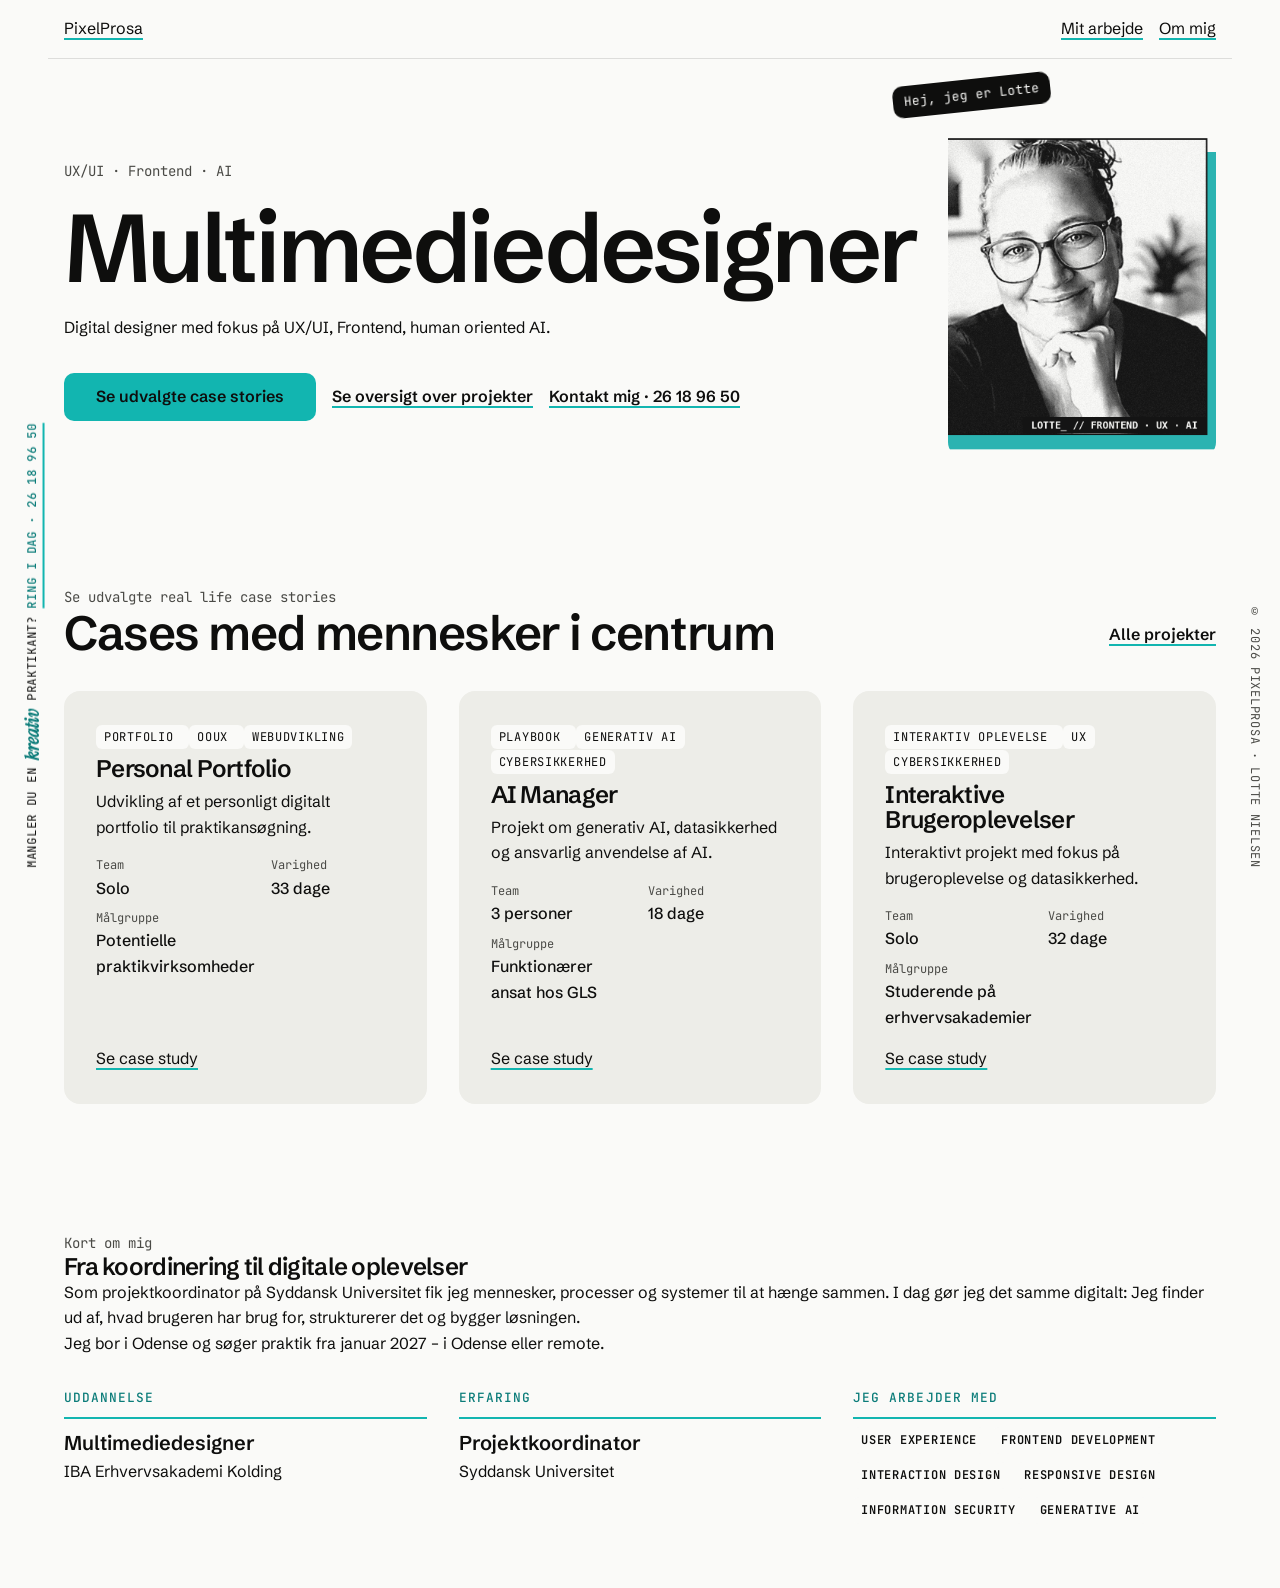
<file: index.html>
<!DOCTYPE html>
<html lang="da">

<head>
  <meta charset="UTF-8">
  <meta name="viewport" content="width=device-width, initial-scale=1.0">
  <title>PixelProsa Portfolio</title>

  <!--preconnect gør at font loader hurtigere ved at åbne forbindelsen til google tidligt-->
  <link rel="preconnect" href="https://fonts.googleapis.com">
  <link rel="preconnect" href="https://fonts.gstatic.com" crossorigin>
  <link href="https://fonts.googleapis.com/css2?family=Schibsted+Grotesk:wght@400;500;600;700&family=Instrument+Serif:ital@1&family=JetBrains+Mono:wght@400;500&display=swap" rel="stylesheet">
   <!-- display=swap i linket ovenover viser tekst med det samme i en standardfont-->
    <!--skifter, når font er klar. Så står siden ikke tom.-->

  <link rel="stylesheet" href="css/style.css">
</head>

<body class="home">
  <header class="site-header">
  <a class="site-brand" href="index.html">PixelProsa</a>
  <nav aria-label="Hovednavigation">
    <a href="projects.html">Mit arbejde</a>
    <a href="#om-mig">Om mig</a>
  </nav>
</header>
  <main id="home"></main>

  <script type="module" src="script.js"></script>
  <script type="module" src="js/global.js"></script>


  <footer class="site-footer">
    <p class="site-footer__cta">Mangler du en <span class="word-rotator">kreativ</span> praktikant?
      <a href="tel:+4526189650">Ring i dag · 26 18 96 50</a>
    </p>
  <p class="site-footer__copy">© 2026 PixelProsa · Lotte Nielsen</p>
</footer>

</body>

</html>
</file>
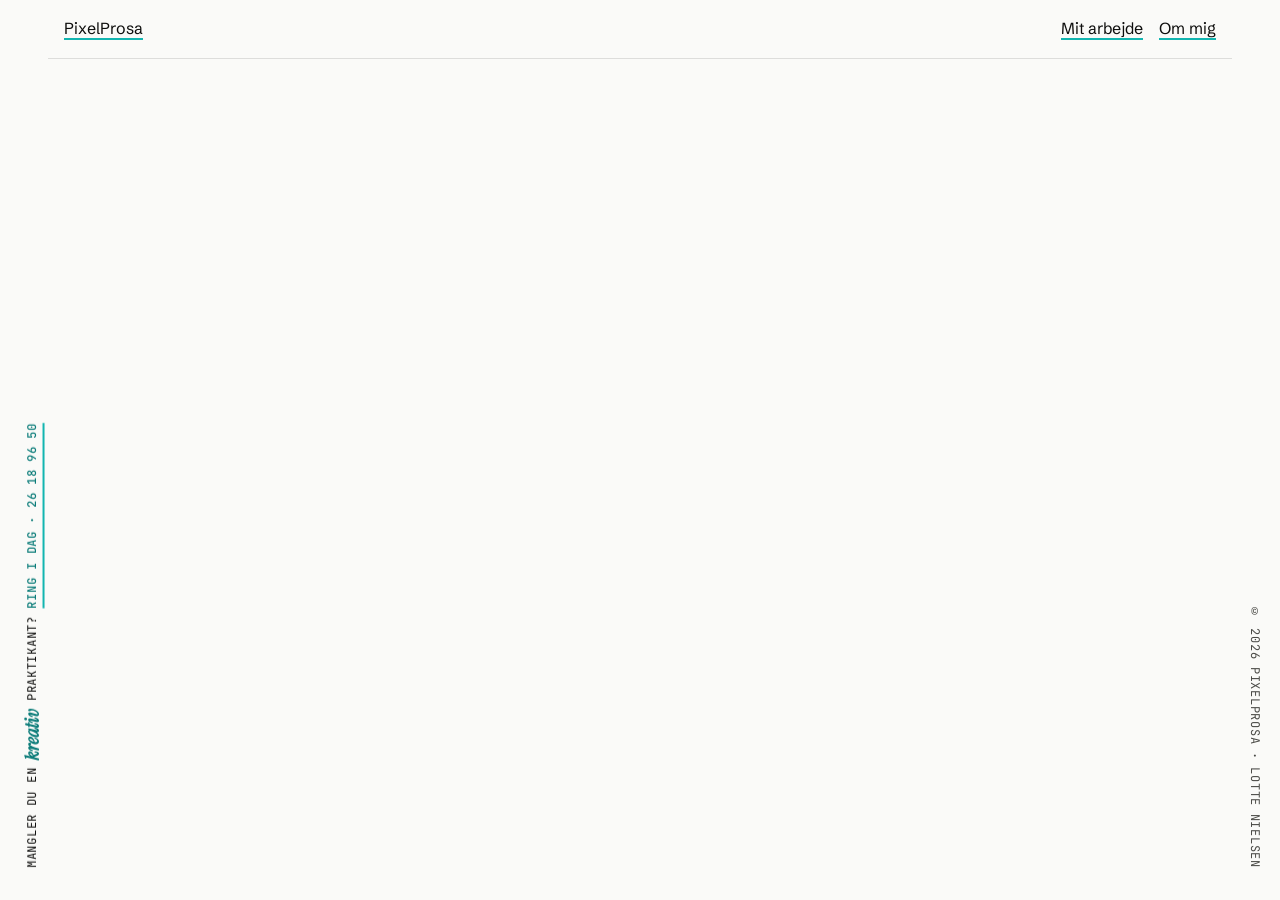
<file: case.html>
<!DOCTYPE html>
<html lang="da">
<head>
  <meta charset="UTF-8">
  <meta name="viewport" content="width=device-width, initial-scale=1.0">
  <title>PixelProsa Portfolio</title>

  <link rel="preconnect" href="https://fonts.googleapis.com">
  <link rel="preconnect" href="https://fonts.gstatic.com" crossorigin>
  <link href="https://fonts.googleapis.com/css2?family=Schibsted+Grotesk:wght@400;500;600;700&family=Instrument+Serif:ital@1&family=JetBrains+Mono:wght@400;500&display=swap" rel="stylesheet">

  <link rel="stylesheet" href="css/style.css">
  <script type="module" src="case.js"></script>
</head>

<body>
  <header class="site-header">
    <a class="site-brand" href="index.html">PixelProsa</a>
    <nav aria-label="Hovednavigation">
      <a href="projects.html" aria-current="page">Mit arbejde</a>
      <a href="index.html#om-mig">Om mig</a>
    </nav>
  </header>

  <main id="case" class="container"></main>

  <script type="module" src="js/global.js"></script>

  <footer class="site-footer">
    <p class="site-footer__cta">Mangler du en <span class="word-rotator">kreativ</span> praktikant?
      <a href="tel:+4526189650">Ring i dag · 26 18 96 50</a>
    </p>
  <p class="site-footer__copy">© 2026 PixelProsa · Lotte Nielsen</p>
</footer>


</body>
</html>
</file>
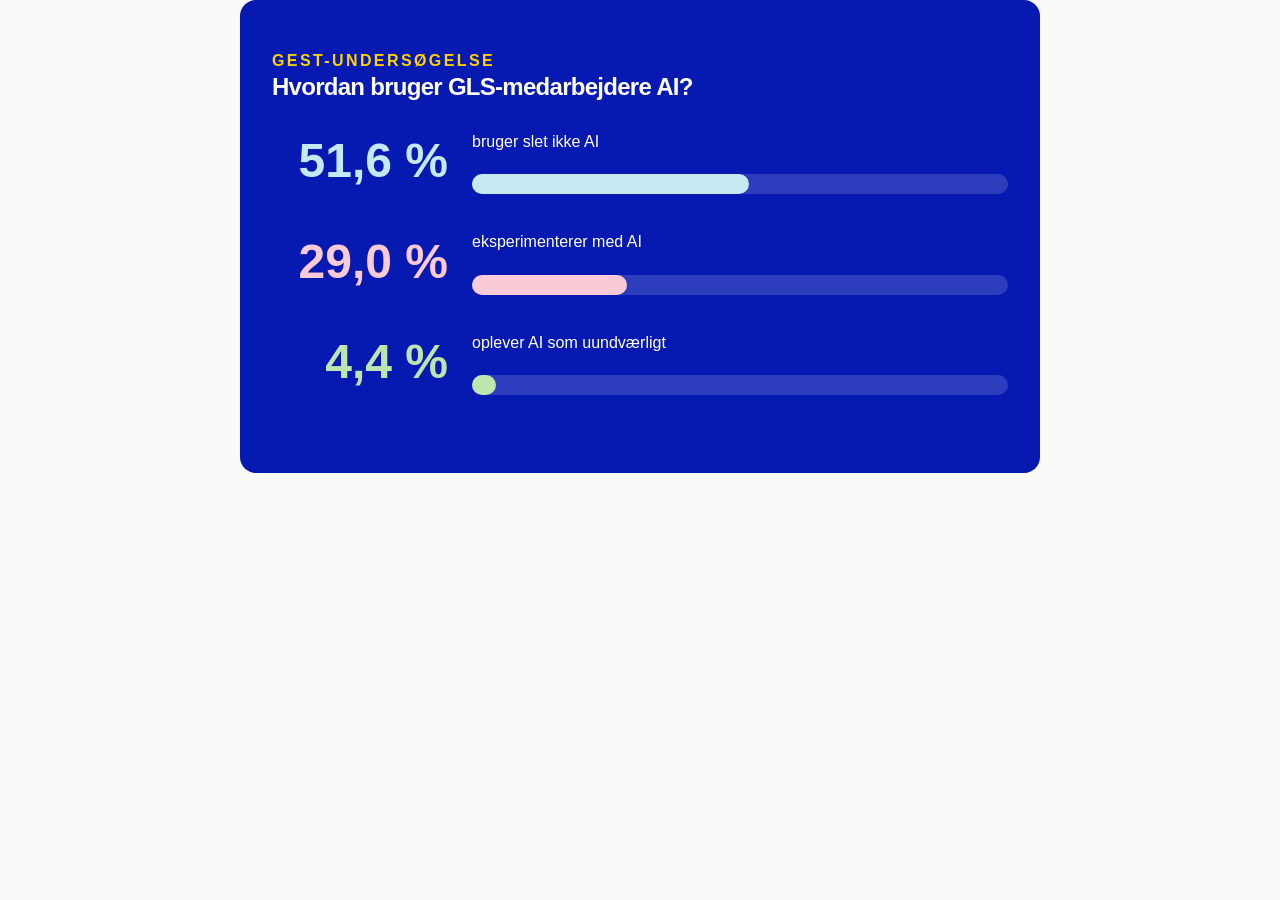
<file: gest.html>
<head>
    <link rel="stylesheet" href="css/style.css">
    </head>

    <body>
        <section class="gest" aria-labelledby="gest-title">
            <p class="gest__kicker">GEST-undersøgelse</p>
            <h2 class="gest__title" id="gest-title">Hvordan bruger GLS-medarbejdere AI?</h2>

            <ul class="gest__list">
                 <li class="gest__item gest__item--blue">
                    <span class="gest__value">51,6 %</span>
                    <span class="gest__label">bruger slet ikke AI</span>
                    <span class="gest__bar" style="--value: 51.6"></span>
                </li>
                <li class="gest__item gest__item--pink"> 
                    <span class="gest__value">29,0 %</span>
                    <span class="gest__label">eksperimenterer med AI</span>
                    <span class="gest__bar" style="--value: 29.0"></span>
                </li>
                <li class="gest__item gest__item--green">
                    <span class="gest__value"> 4,4 %</span>
                    <span class="gest__label">oplever AI som uundværligt</span>
                    <span class="gest__bar" style="--value: 4.4"></span>
                </li>
            </ul>
        </section>
    </body>
</file>
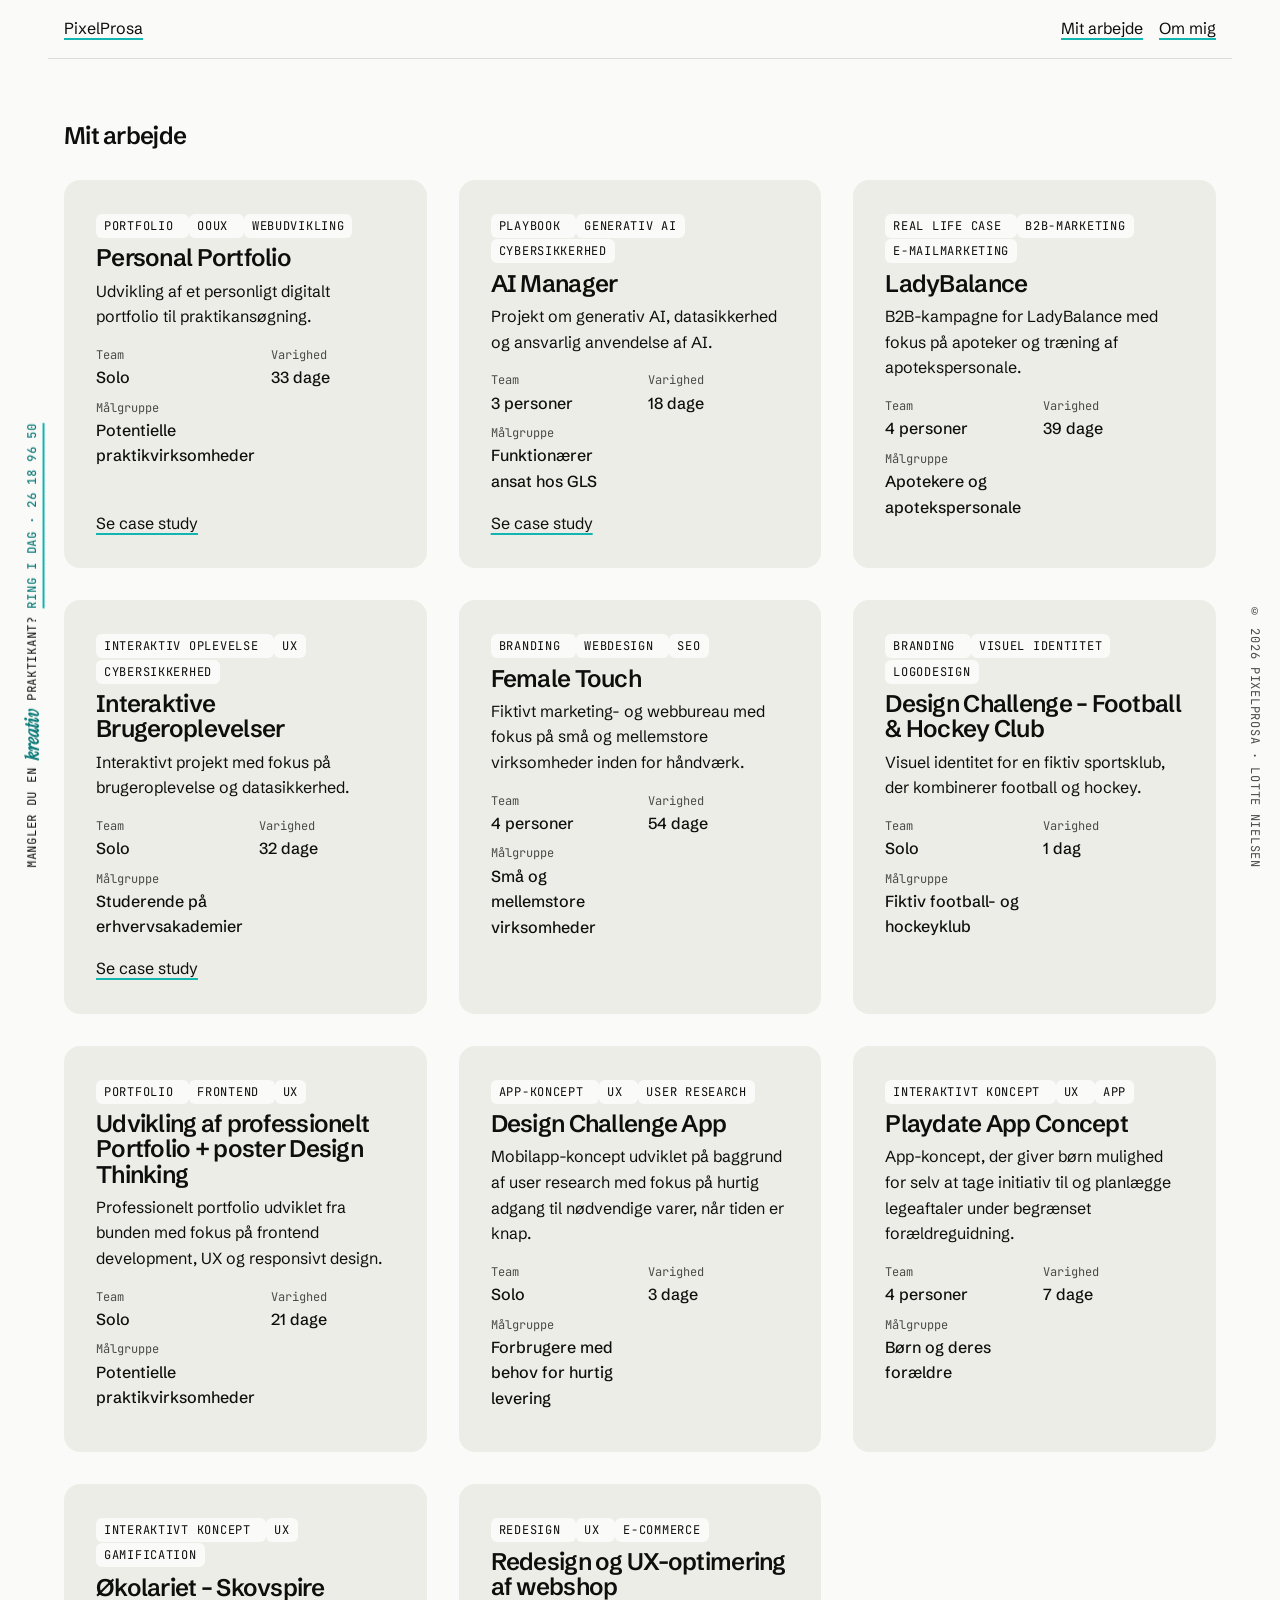
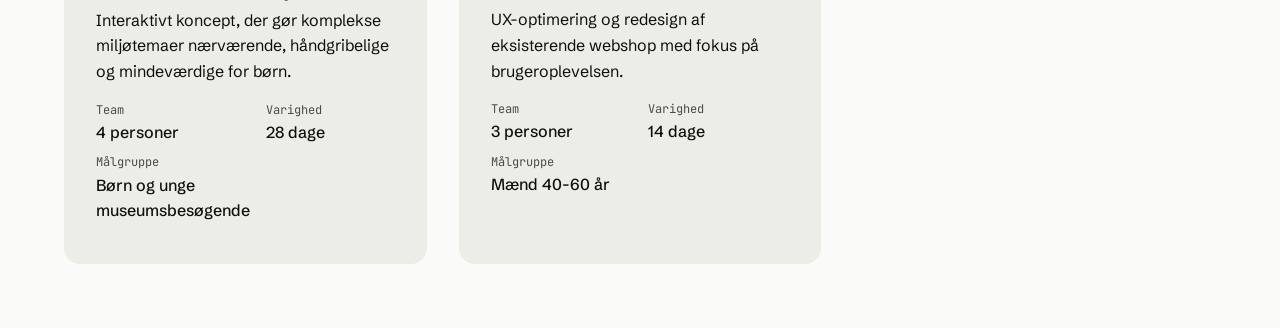
<file: projects.html>
<!DOCTYPE html>
<html lang="da">
<head>
  <meta charset="UTF-8">
  <meta name="viewport" content="width=device-width, initial-scale=1.0">
  <title>PixelProsa Portfolio</title>

  <link rel="preconnect" href="https://fonts.googleapis.com">
  <link rel="preconnect" href="https://fonts.gstatic.com" crossorigin>
  <link href="https://fonts.googleapis.com/css2?family=Schibsted+Grotesk:wght@400;500;600;700&family=Instrument+Serif:ital@1&family=JetBrains+Mono:wght@400;500&display=swap" rel="stylesheet">

  <link rel="stylesheet" href="css/style.css">
  <script type="module" src="script.js"></script>
</head>

<body>
  <header class="site-header">
    <a class="site-brand" href="index.html">PixelProsa</a>
    <nav aria-label="Hovednavigation">
      <a href="projects.html" aria-current="page">Mit arbejde</a>
      <a href="index.html#om-mig">Om mig</a>
    </nav>
  </header>

  <main id="portfolio" class="container"></main>
<script type="module" src="js/global.js"></script>

  <footer class="site-footer">
    <p class="site-footer__cta">Mangler du en <span class="word-rotator">kreativ</span> praktikant?
      <a href="tel:+4526189650">Ring i dag · 26 18 96 50</a>
    </p>
  <p class="site-footer__copy">© 2026 PixelProsa · Lotte Nielsen</p>
</footer>



</body>
</html>
</file>
<file: css/style.css>
:root {
  --color-bg: #fafaf8;
  --color-on-bg: #0e0e0d;
  --color-on-bg-muted: #4a4a46;
  --color-on-bg-accent: #0b7c79;
  --color-surface: #edede8;
  --color-on-surface: #0e0e0d;
  --color-accent: #12b5b0;
  --color-on-accent: #0e0e0d;
  --color-tone-1: #0b7c79;
  --color-tone-2: #c8412f;
  --color-tone-3: #d4145f;
  --color-border: rgba(14, 14, 13, 0.12);
  --font-body: "Schibsted Grotesk", sans-serif;
  --font-accent: "Instrument Serif", serif;
  --font-mono: "JetBrains Mono", monospace;
  --space-xs: 0.5rem;
  --space-sm: 1rem;
  --space-md: 2rem;
  --space-lg: 4rem;
  --space-xl: 6rem;
  --radius-sm: 6px;
  --radius-md: 10px;
  --radius-lg: 16px;
}

[data-theme=dark] {
  --color-bg: #0e0e0d;
  --color-on-bg: #f5f3ef;
  --color-on-bg-muted: #a8a8a0;
  --color-on-bg-accent: #3fd9d3;
  --color-surface: #1a1a18;
  --color-on-surface: #f5f3ef;
  --color-border: rgba(245, 243, 239, 0.12);
  --color-tone-1: #3fd9d3;
  --color-tone-2: #ff8a7e;
  --color-tone-3: #ff6fa8;
}

*,
*::before,
*::after {
  box-sizing: border-box;
  margin: 0;
}

img {
  display: block;
  max-width: 100%;
}

body {
  font-family: var(--font-body);
  font-size: 1rem;
  line-height: 1.6;
  color: var(--color-on-bg);
  background: var(--color-bg);
}

h1,
h2,
h3 {
  font-weight: 600;
  line-height: 1.05;
  letter-spacing: -0.03em;
}

a {
  color: inherit;
  text-decoration-color: var(--color-accent);
  text-decoration-thickness: 2px;
  text-underline-offset: 4px;
}

:focus-visible {
  outline: 3px solid var(--color-accent);
  outline-offset: 3px;
}

.site-header {
  display: flex;
  justify-content: space-between;
  align-items: center;
  padding: var(--space-sm);
  border-bottom: 1px solid var(--color-border);
}
.site-header nav {
  display: flex;
  gap: var(--space-sm);
}

.home-page {
  max-width: 1200px;
  margin-inline: auto;
  padding-inline: var(--space-sm);
}

.container {
  max-width: 1200px;
  margin-inline: auto;
  padding: var(--space-lg) var(--space-sm);
}

.home-hero {
  display: grid;
  gap: var(--space-md);
  padding-block: var(--space-lg);
}
@media (min-width: 768px) {
  .home-hero {
    grid-template-columns: 2fr 1fr;
    align-items: center;
  }
}

.home-hero__figure img {
  aspect-ratio: 4/5;
  -o-object-fit: cover;
     object-fit: cover;
  border-radius: var(--radius-lg);
}

.site-footer {
  display: flex;
  flex-direction: column;
  gap: var(--space-xs);
  padding: var(--space-md) var(--space-sm);
  border-top: 1px solid var(--color-border);
  font-family: var(--font-mono);
  font-size: 0.75rem;
  text-transform: uppercase;
  letter-spacing: 0.06em;
}
@media (min-width: 1100px) {
  .site-footer {
    padding: 0;
    border-top: none;
  }
}

@media (min-width: 1100px) {
  .site-footer__cta,
  .site-footer__copy {
    position: fixed;
    bottom: var(--space-md);
    writing-mode: vertical-rl;
    transform: rotate(180deg);
  }
}

.site-footer__cta a {
  color: var(--color-on-bg-accent);
  font-weight: 500;
}
@media (min-width: 1100px) {
  .site-footer__cta {
    left: var(--space-sm);
  }
}
.site-footer__cta .word-rotator {
  color: var(--color-on-bg-accent);
  font-weight: 600;
}

.site-footer__copy {
  color: var(--color-on-bg-muted);
}
@media (min-width: 1100px) {
  .site-footer__copy {
    right: var(--space-sm);
    transform: none;
  }
}

@media (min-width: 1100px) {
  body {
    padding-inline: 3rem;
  }
}

.word-rotator {
  font-family: var(--font-accent);
  font-style: italic;
  font-size: 1.25rem;
  text-transform: none;
  letter-spacing: 0;
  color: var(--color-on-bg-accent);
}
.word-rotator[data-tone="1"] {
  color: var(--color-tone-1);
}
.word-rotator[data-tone="2"] {
  color: var(--color-tone-2);
}
.word-rotator[data-tone="3"] {
  color: var(--color-tone-3);
}

.home-eyebrow {
  font-family: var(--font-mono);
  font-size: 0.875rem;
  color: var(--color-on-bg-muted);
}

.home-hero__copy {
  display: flex;
  flex-direction: column;
  gap: var(--space-sm);
}
.home-hero__copy h1 {
  font-size: clamp(3rem, 8vw, 6rem);
  letter-spacing: -0.04em;
}

.home-hero__actions {
  display: flex;
  flex-wrap: wrap;
  gap: var(--space-sm);
  margin-top: var(--space-sm);
}

.button-link {
  display: inline-flex;
  align-items: center;
  min-height: 48px;
  padding-inline: var(--space-md);
  border-radius: var(--radius-md);
  background: var(--color-accent);
  color: var(--color-on-accent);
  font-weight: 600;
  text-decoration: none;
}

.text-link {
  display: inline-flex;
  align-items: center;
  min-height: 48px;
  font-weight: 600;
}

.home-section {
  padding-block: var(--space-lg);
}

.home-section__heading {
  display: flex;
  flex-wrap: wrap;
  justify-content: space-between;
  align-items: flex-end;
  gap: var(--space-sm);
  margin-bottom: var(--space-md);
}
.home-section__heading h2 {
  font-size: clamp(2rem, 4vw, 3rem);
}

.home-skills {
  display: flex;
  flex-wrap: wrap;
  gap: 0.5rem;
}

.project-list {
  display: grid;
  gap: var(--space-md);
}
@media (min-width: 768px) {
  .project-list {
    grid-template-columns: repeat(3, 1fr);
  }
}

.project-card {
  display: flex;
  flex-direction: column;
  gap: var(--space-xs);
  padding: var(--space-md);
  border-radius: var(--radius-lg);
  background: var(--color-surface);
  color: var(--color-on-surface);
}
.project-card > a:last-child {
  margin-top: auto;
}
.project-card h3 {
  font-size: 1.5rem;
}

.project-card__category {
  font-family: var(--font-mono);
  font-size: 0.75rem;
  text-transform: uppercase;
  letter-spacing: 0.06em;
  padding: 0.25rem 0.5rem;
  border-radius: var(--radius-sm);
  background: var(--color-bg);
  color: inherit;
  text-decoration: none;
  white-space: nowrap;
}
.project-card__category:hover {
  background: var(--color-accent);
  color: var(--color-on-accent);
}

.project-card__meta {
  display: grid;
  grid-template-columns: repeat(2, 1fr);
  gap: var(--space-xs) var(--space-sm);
  margin-block: var(--space-xs);
}
.project-card__meta dt {
  font-family: var(--font-mono);
  font-size: 0.75rem;
  color: var(--color-on-bg-muted);
}
.project-card__meta dd {
  margin: 0;
  font-weight: 500;
}

.case {
  display: grid;
  gap: var(--space-lg);
  max-width: 75rem;
  margin-inline: auto;
}

.case__hero {
  display: flex;
  flex-direction: column;
  gap: var(--space-sm);
}
.case__hero h1 {
  font-size: clamp(2.5rem, 6vw, 4.5rem);
}

.case__hook {
  font-size: 1.25rem;
  color: var(--color-on-bg-muted);
}

.case__facts {
  display: grid;
  gap: var(--space-md);
  padding: var(--space-md);
  border-radius: var(--radius-lg);
  background: var(--color-surface);
}
@media (min-width: 768px) {
  .case__facts {
    grid-template-columns: repeat(3, 1fr);
  }
}
.case__facts dt {
  font-family: var(--font-mono);
  font-size: 0.75rem;
  text-transform: uppercase;
  letter-spacing: 0.06em;
  color: var(--color-on-bg-muted);
}
.case__facts dd {
  margin: 0;
  font-weight: 500;
}

.case__tags {
  display: flex;
  flex-wrap: wrap;
  gap: var(--space-xs);
  margin-top: var(--space-xs);
  padding: 0;
  list-style: none;
}

.case__section {
  padding-top: var(--space-md);
  border-top: 1px solid var(--color-border);
}
.case__section h2 {
  font-size: clamp(1.5rem, 3vw, 2rem);
  margin-bottom: var(--space-sm);
}
.case__section ul {
  display: grid;
  gap: var(--space-xs);
  padding-left: 1.2rem;
}

.case__image {
  display: block;
  max-width: 100%;
  border-radius: 12px;
  margin-block: 1.5rem;
}

.case__icon img {
  display: block;
  width: 32px;
  height: 32px;
}

.case__hero p,
.case__section > p,
.case__section > ul,
.case__step-text p {
  max-width: 65ch;
}

.case__process {
  list-style: none;
  padding: 0;
  display: grid;
  gap: var(--space-sm);
}
@media (min-width: 768px) {
  .case__process {
    grid-template-columns: repeat(6, 1fr);
  }
}

.case__step {
  display: flex;
  flex-direction: column;
  gap: var(--space-sm);
  background: #fff;
  border-radius: 28px;
  padding: var(--space-md);
}
@media (min-width: 768px) {
  .case__step {
    grid-column: span 3;
  }
  .case__step:nth-child(1) {
    grid-column: span 4;
  }
  .case__step:nth-child(2) {
    grid-column: span 2;
  }
  .case__step:nth-child(5) {
    grid-column: span 4;
  }
  .case__step:nth-child(6) {
    grid-column: span 2;
  }
  .case__step:nth-child(7) {
    grid-column: span 6;
  }
}

.case__step-media {
  order: -1;
}

.case__step-media .case__image {
  width: 100%;
  max-height: 320px;
  -o-object-fit: cover;
     object-fit: cover;
  -o-object-position: top;
     object-position: top;
  margin-block: 0 var(--space-xs);
}

.gest {
  background-color: #061ab1;
  color: #fff;
  padding: 3rem 2rem;
  border-radius: 1rem;
  max-width: 50rem;
  margin-inline: auto;
}
.gest__kicker {
  color: #ffd100;
  font-weight: 700;
  text-transform: uppercase;
  letter-spacing: 0.15em;
}
.gest__list {
  list-style: none;
  padding: 0;
}
.gest__item {
  display: grid;
  grid-template-columns: 11rem 1fr;
  -moz-column-gap: 1.5rem;
       column-gap: 1.5rem;
  row-gap: 0.5rem;
  align-items: center;
  margin-block: 1.5rem;
}
.gest__item--blue {
  --color: #c5e9f4;
}
.gest__item--pink {
  --color: #facbd7;
}
.gest__item--green {
  --color: #bde5ae;
}
.gest__value {
  grid-row: span 2;
  font-size: 3rem;
  font-weight: 800;
  color: var(--color);
  white-space: nowrap;
  justify-self: end;
}
.gest__bar {
  display: block;
  height: 1.25rem;
  border-radius: 1rem;
  background-color: rgba(255, 255, 255, 0.15);
}
.gest__bar::before {
  content: "";
  display: block;
  height: 100%;
  width: calc(var(--value) * 1%);
  border-radius: inherit;
  background-color: var(--color);
}
.gest__bar__bar {
  display: block;
  height: 1.25rem;
  border-radius: 1rem;
  background-color: rgba(255, 255, 255, 0.15);
}
.gest__bar::before {
  content: "";
  display: block;
  height: 100%;
  width: calc(var(--value) * 1%);
  border-radius: inherit;
  background-color: var(--color);
}.home-facts {
  display: grid;
  gap: var(--space-md);
  margin-top: var(--space-md);
}
@media (min-width: 768px) {
  .home-facts {
    grid-template-columns: repeat(3, 1fr);
  }
}
.home-facts dt {
  font-family: var(--font-mono);
  font-size: 0.8rem;
  font-weight: 500;
  text-transform: uppercase;
  letter-spacing: 0.08em;
  color: var(--color-on-bg-accent);
  padding-bottom: var(--space-xs);
  margin-bottom: var(--space-xs);
  border-bottom: 2px solid var(--color-accent);
}
.home-facts dd {
  margin: 0;
}
.home-facts dd:first-of-type {
  font-size: 1.25rem;
  font-weight: 600;
}

.home-hero__figure {
  position: relative;
}
.home-hero__figure img {
  position: relative;
  z-index: 1;
}
.home-hero__hello {
  position: absolute;
  top: 4%;
  left: 0;
  z-index: 0;
  padding: 0.35rem 0.7rem;
  border-radius: var(--radius-md);
  background: var(--color-on-bg);
  color: var(--color-bg);
  font-family: var(--font-mono);
  font-size: 0.8rem;
  white-space: nowrap;
  animation: peek 0.6s ease-out 1s forwards;
}
@keyframes peek {
  to {
    transform: translate(-35%, -180%) rotate(-6deg);
  }
}
@media (prefers-reduced-motion: reduce) {
  .home-hero__hello {
    animation: none;
    transform: translate(-35%, -180%) rotate(-6deg);
  }
}

/*# sourceMappingURL=style.css.map */
</file>
